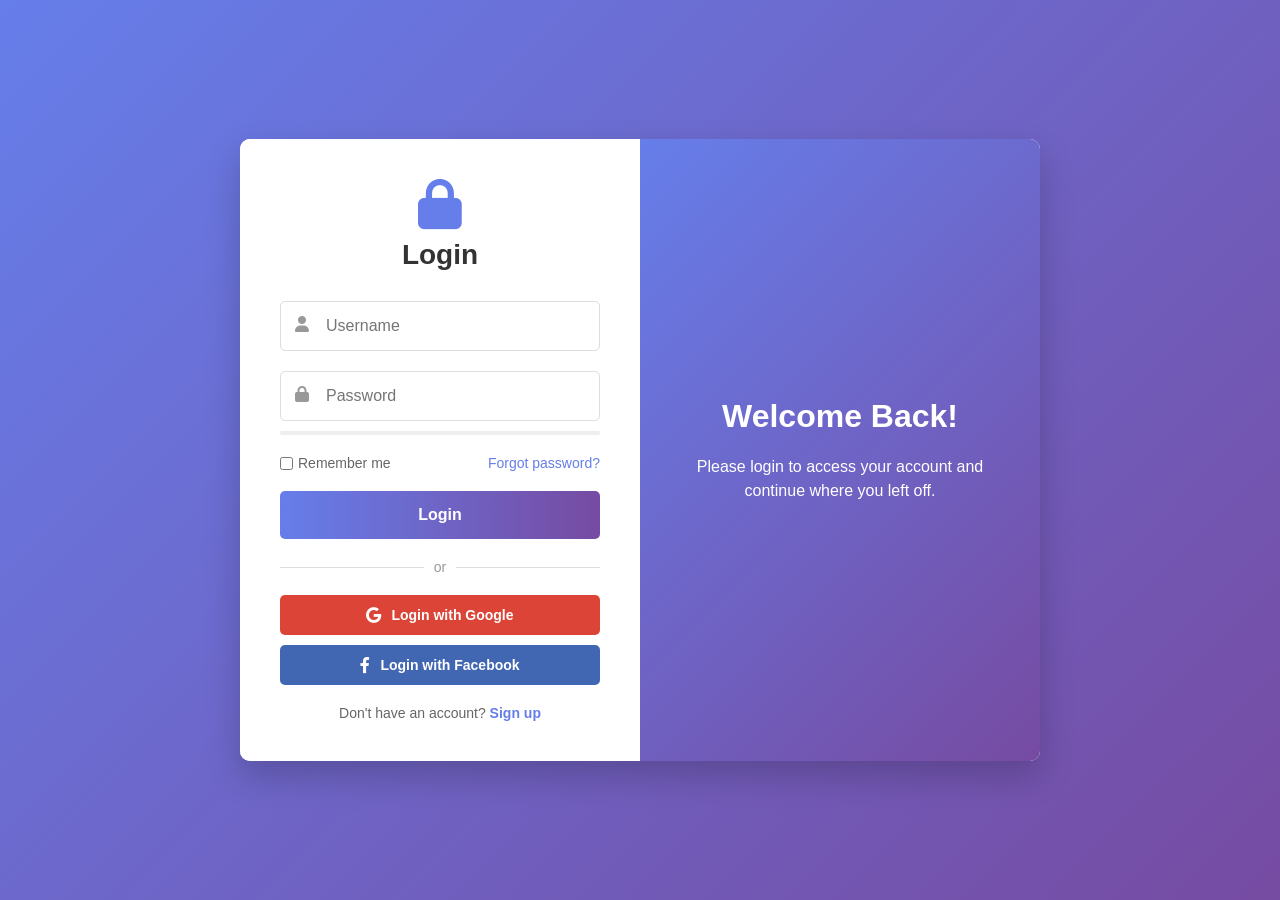
<file: index.html>
<!DOCTYPE html>
<html lang="en">
<head>
    <meta charset="UTF-8">
    <meta name="viewport" content="width=device-width, initial-scale=1.0">
    <title>Practice Login System</title>
    <link rel="stylesheet" href="https://cdnjs.cloudflare.com/ajax/libs/font-awesome/6.0.0-beta3/css/all.min.css">
    <style>
        * {
            margin: 0;
            padding: 0;
            box-sizing: border-box;
            font-family: 'Segoe UI', Tahoma, Geneva, Verdana, sans-serif;
        }

        body {
            background: linear-gradient(135deg, #667eea 0%, #764ba2 100%);
            height: 100vh;
            display: flex;
            justify-content: center;
            align-items: center;
        }

        .container {
            display: flex;
            background-color: white;
            border-radius: 10px;
            box-shadow: 0 15px 35px rgba(0, 0, 0, 0.2);
            overflow: hidden;
            width: 800px;
            max-width: 90%;
        }

        .login-container {
            padding: 40px;
            width: 50%;
            background-color: white;
        }

        .welcome-message {
            width: 50%;
            background: linear-gradient(135deg, #667eea 0%, #764ba2 100%);
            color: white;
            padding: 40px;
            display: flex;
            flex-direction: column;
            justify-content: center;
            align-items: center;
            text-align: center;
        }

        .logo {
            text-align: center;
            margin-bottom: 30px;
        }

        .logo i {
            font-size: 50px;
            color: #667eea;
            margin-bottom: 10px;
        }

        .logo h1 {
            font-size: 28px;
            color: #333;
        }

        .input-group {
            position: relative;
            margin-bottom: 20px;
        }

        .input-group i {
            position: absolute;
            left: 15px;
            top: 15px;
            color: #999;
        }

        .input-group input {
            width: 100%;
            padding: 15px 15px 15px 45px;
            border: 1px solid #ddd;
            border-radius: 5px;
            font-size: 16px;
            transition: border-color 0.3s;
        }

        .input-group input:focus {
            border-color: #667eea;
            outline: none;
        }

        .password-strength {
            margin-top: -10px;
            margin-bottom: 20px;
            font-size: 12px;
            height: 4px;
            background-color: #eee;
            border-radius: 2px;
            overflow: hidden;
        }

        .password-strength-bar {
            height: 100%;
            width: 0%;
            transition: width 0.3s, background-color 0.3s;
        }

        .strength-weak { background-color: #ff4757; width: 33%; }
        .strength-medium { background-color: #ffa502; width: 66%; }
        .strength-strong { background-color: #2ed573; width: 100%; }

        .options {
            display: flex;
            justify-content: space-between;
            margin-bottom: 20px;
            font-size: 14px;
        }

        .options label {
            display: flex;
            align-items: center;
            color: #666;
        }

        .options input[type="checkbox"] {
            margin-right: 5px;
        }

        .options a {
            color: #667eea;
            text-decoration: none;
        }

        .options a:hover {
            text-decoration: underline;
        }

        .login-btn {
            width: 100%;
            padding: 15px;
            background: linear-gradient(to right, #667eea, #764ba2);
            border: none;
            border-radius: 5px;
            color: white;
            font-size: 16px;
            font-weight: 600;
            cursor: pointer;
            transition: opacity 0.3s;
        }

        .login-btn:hover {
            opacity: 0.9;
        }

        .divider {
            display: flex;
            align-items: center;
            margin: 20px 0;
            color: #999;
            font-size: 14px;
        }

        .divider::before, .divider::after {
            content: "";
            flex: 1;
            border-bottom: 1px solid #ddd;
        }

        .divider span {
            padding: 0 10px;
        }

        .social-login {
            display: flex;
            flex-direction: column;
            gap: 10px;
        }

        .social-btn {
            padding: 12px;
            border: none;
            border-radius: 5px;
            font-size: 14px;
            font-weight: 600;
            cursor: pointer;
            display: flex;
            align-items: center;
            justify-content: center;
            transition: transform 0.2s;
        }

        .social-btn:hover {
            transform: translateY(-2px);
        }

        .social-btn i {
            margin-right: 10px;
            font-size: 16px;
        }

        .google {
            background-color: #db4437;
            color: white;
        }

        .facebook {
            background-color: #4267B2;
            color: white;
        }

        .signup-link {
            text-align: center;
            margin-top: 20px;
            font-size: 14px;
            color: #666;
        }

        .signup-link a {
            color: #667eea;
            text-decoration: none;
            font-weight: 600;
        }

        .signup-link a:hover {
            text-decoration: underline;
        }

        .welcome-message h2 {
            font-size: 32px;
            margin-bottom: 20px;
        }

        .welcome-message p {
            font-size: 16px;
            line-height: 1.5;
        }

        .dashboard {
            display: none;
            padding: 20px;
            text-align: center;
        }

        .dashboard h2 {
            margin-bottom: 20px;
        }

        .logout-btn {
            padding: 10px 20px;
            background: #ff4757;
            color: white;
            border: none;
            border-radius: 5px;
            cursor: pointer;
        }

        /* Error Message Styling */
        .error-message {
            color: #ff4757;
            background-color: #fff5f5;
            border: 1px solid #ffcccc;
            padding: 10px;
            border-radius: 5px;
            margin-bottom: 20px;
            display: none;
            font-size: 14px;
        }

        @media (max-width: 768px) {
            .container {
                flex-direction: column;
                width: 90%;
            }

            .login-container, .welcome-message {
                width: 100%;
            }

            .welcome-message {
                padding: 30px;
            }
        }
    </style>
</head>
<body>
    <div class="container">
        <!-- Login Form -->
        <div class="login-container" id="loginForm">
            <div class="logo">
                <i class="fas fa-lock"></i>
                <h1>Login</h1>
            </div>

            <div class="error-message" id="loginError"></div>

            <form id="login">
                <div class="input-group">
                    <i class="fas fa-user"></i>
                    <input type="text" id="username" placeholder="Username" required>
                </div>

                <div class="input-group">
                    <i class="fas fa-lock"></i>
                    <input type="password" id="password" placeholder="Password" required oninput="checkPasswordStrength(this.value)">
                </div>

                <div class="password-strength">
                    <div class="password-strength-bar" id="strengthBar"></div>
                </div>

                <div class="options">
                    <label>
                        <input type="checkbox" id="remember"> Remember me
                    </label>
                    <a href="#" id="forgotPassword">Forgot password?</a>
                </div>

                <button type="submit" class="login-btn">Login</button>

                <div class="divider">
                    <span>or</span>
                </div>

                <div class="social-login">
                    <button class="social-btn google">
                        <i class="fab fa-google"></i> Login with Google
                    </button>
                    <button class="social-btn facebook">
                        <i class="fab fa-facebook-f"></i> Login with Facebook
                    </button>
                </div>

                <p class="signup-link">Don't have an account? <a href="#" id="showRegister">Sign up</a></p>
            </form>
        </div>

        <!-- Register Form (Hidden by Default) -->
        <div class="login-container" id="registerForm" style="display: none;">
            <div class="logo">
                <i class="fas fa-user-plus"></i>
                <h1>Register</h1>
            </div>

            <div class="error-message" id="registerError"></div>

            <form id="register">
                <div class="input-group">
                    <i class="fas fa-user"></i>
                    <input type="text" id="regUsername" placeholder="Username (min 4 chars)" required>
                </div>

                <div class="input-group">
                    <i class="fas fa-lock"></i>
                    <input type="password" id="regPassword" placeholder="Password (min 8 chars)" required oninput="checkPasswordStrength(this.value)">
                </div>

                <div class="password-strength">
                    <div class="password-strength-bar" id="regStrengthBar"></div>
                </div>

                <div class="input-group">
                    <i class="fas fa-lock"></i>
                    <input type="password" id="confirmPassword" placeholder="Confirm Password" required>
                </div>

                <button type="submit" class="login-btn">Register</button>

                <p class="signup-link">Already have an account? <a href="#" id="showLogin">Login</a></p>
            </form>
        </div>

        <!-- Welcome Message -->
        <div class="welcome-message">
            <h2>Welcome Back!</h2>
            <p>Please login to access your account and continue where you left off.</p>
        </div>
    </div>

    <!-- Dashboard (Hidden by Default) -->
    <div class="dashboard" id="dashboard">
        <h2>Welcome, <span id="usernameDisplay"></span>!</h2>
        <p>You have successfully logged in.</p>
        <button class="logout-btn" id="logout">Logout</button>
    </div>

    <script>
        // Database Simulation (localStorage)
        const users = JSON.parse(localStorage.getItem('users')) || [];

        // DOM Elements
        const loginForm = document.getElementById('login');
        const registerForm = document.getElementById('register');
        const showRegister = document.getElementById('showRegister');
        const showLogin = document.getElementById('showLogin');
        const loginContainer = document.getElementById('loginForm');
        const registerContainer = document.getElementById('registerForm');
        const dashboard = document.getElementById('dashboard');
        const logoutBtn = document.getElementById('logout');
        const usernameDisplay = document.getElementById('usernameDisplay');
        const loginError = document.getElementById('loginError');
        const registerError = document.getElementById('registerError');
        const rememberMe = document.getElementById('remember');

        // Toggle between Login and Register
        showRegister.addEventListener('click', (e) => {
            e.preventDefault();
            loginContainer.style.display = 'none';
            registerContainer.style.display = 'block';
        });

        showLogin.addEventListener('click', (e) => {
            e.preventDefault();
            registerContainer.style.display = 'none';
            loginContainer.style.display = 'block';
        });

        // Password Strength Checker
        function checkPasswordStrength(password) {
            const strengthBar = password.includes('reg') ? document.getElementById('regStrengthBar') : document.getElementById('strengthBar');
            let strength = 0;

            if (password.length >= 8) strength++;
            if (password.match(/[a-z]+/)) strength++;
            if (password.match(/[A-Z]+/)) strength++;
            if (password.match(/[0-9]+/)) strength++;
            if (password.match(/[$@#&!]+/)) strength++;

            // Remove all classes
            strengthBar.className = 'password-strength-bar';
            if (password) {
                if (strength <= 2) {
                    strengthBar.classList.add('strength-weak');
                } else if (strength <= 4) {
                    strengthBar.classList.add('strength-medium');
                } else {
                    strengthBar.classList.add('strength-strong');
                }
            }
        }

        // Show Error Message
        function showError(element, message) {
            element.textContent = message;
            element.style.display = 'block';
        }

        function hideError(element) {
            element.style.display = 'none';
        }

        // Register User
        registerForm.addEventListener('submit', async (e) => {
            e.preventDefault();
            hideError(registerError);

            const username = document.getElementById('regUsername').value;
            const password = document.getElementById('regPassword').value;
            const confirmPassword = document.getElementById('confirmPassword').value;

            // Basic Validation
            if (password !== confirmPassword) {
                showError(registerError, "Passwords do not match!");
                return;
            }
            if (password.length < 8) {
                showError(registerError, "Password must be at least 8 characters long.");
                return;
            }
            if (users.some(user => user.username === username)) {
                showError(registerError, "Username already exists!");
                return;
            }

            // Hashing is simulated here for practice. In a real app, use bcrypt.js or similar.
            const hashedPassword = await hashPassword(password);

            users.push({ username, password: hashedPassword });
            localStorage.setItem('users', JSON.stringify(users));
            alert("Registration successful! Please login.");
            registerContainer.style.display = 'none';
            loginContainer.style.display = 'block';
        });

        // Login User
        loginForm.addEventListener('submit', async (e) => {
            e.preventDefault();
            hideError(loginError);

            const username = document.getElementById('username').value;
            const password = document.getElementById('password').value;

            // Basic Validation
            if (!username || !password) {
                showError(loginError, "Please fill in all fields.");
                return;
            }

            const hashedPassword = await hashPassword(password);
            const user = users.find(user => user.username === username);

            if (!user) {
                showError(loginError, "Username not found.");
                return;
            }

            const isPasswordValid = await bcryptCompare(password, user.password);
            if (!isPasswordValid) {
                showError(loginError, "Incorrect password.");
                return;
            }

            // If login is successful
            if (rememberMe.checked) {
                localStorage.setItem('rememberedUser', username);
            } else {
                localStorage.removeItem('rememberedUser');
            }

            localStorage.setItem('currentUser', JSON.stringify(user));
            document.querySelector('.container').style.display = 'none';
            dashboard.style.display = 'block';
            usernameDisplay.textContent = user.username;
        });

        // Logout
        logoutBtn.addEventListener('click', () => {
            localStorage.removeItem('currentUser');
            localStorage.removeItem('rememberedUser');
            dashboard.style.display = 'none';
            document.querySelector('.container').style.display = 'flex';
            loginContainer.style.display = 'block';
            document.getElementById('username').value = '';
            document.getElementById('password').value = '';
            hideError(loginError);
        });

        // Forgot Password (Placeholder)
        document.getElementById('forgotPassword').addEventListener('click', (e) => {
            e.preventDefault();
            alert("Forgot password feature is not implemented. Please contact support.");
        });

        // Remember Me functionality
        window.addEventListener('load', () => {
            const rememberedUser = localStorage.getItem('rememberedUser');
            if (rememberedUser) {
                document.getElementById('username').value = rememberedUser;
                rememberMe.checked = true;
            }
        });

        // --- PRACTICE FUNCTIONS (SIMULATIONS) ---
        // In a real app, you would use a library like 'crypto-js' or 'bcryptjs'.
        // These are simplified for learning purposes.

        async function hashPassword(password) {
            // Simulate hashing delay
            await new Promise(resolve => setTimeout(resolve, 100));
            // Simple, insecure hash for demo. DO NOT USE IN PRODUCTION.
            return btoa(password.split('').reverse().join(''));
        }

        async function bcryptCompare(plainPassword, hashedPassword) {
            // Simulate comparison delay
            await new Promise(resolve => setTimeout(resolve, 100));
            // Simple, insecure comparison. DO NOT USE IN PRODUCTION.
            return btoa(plainPassword.split('').reverse().join('')) === hashedPassword;
        }
    </script>
</body>
</html>
</file>
